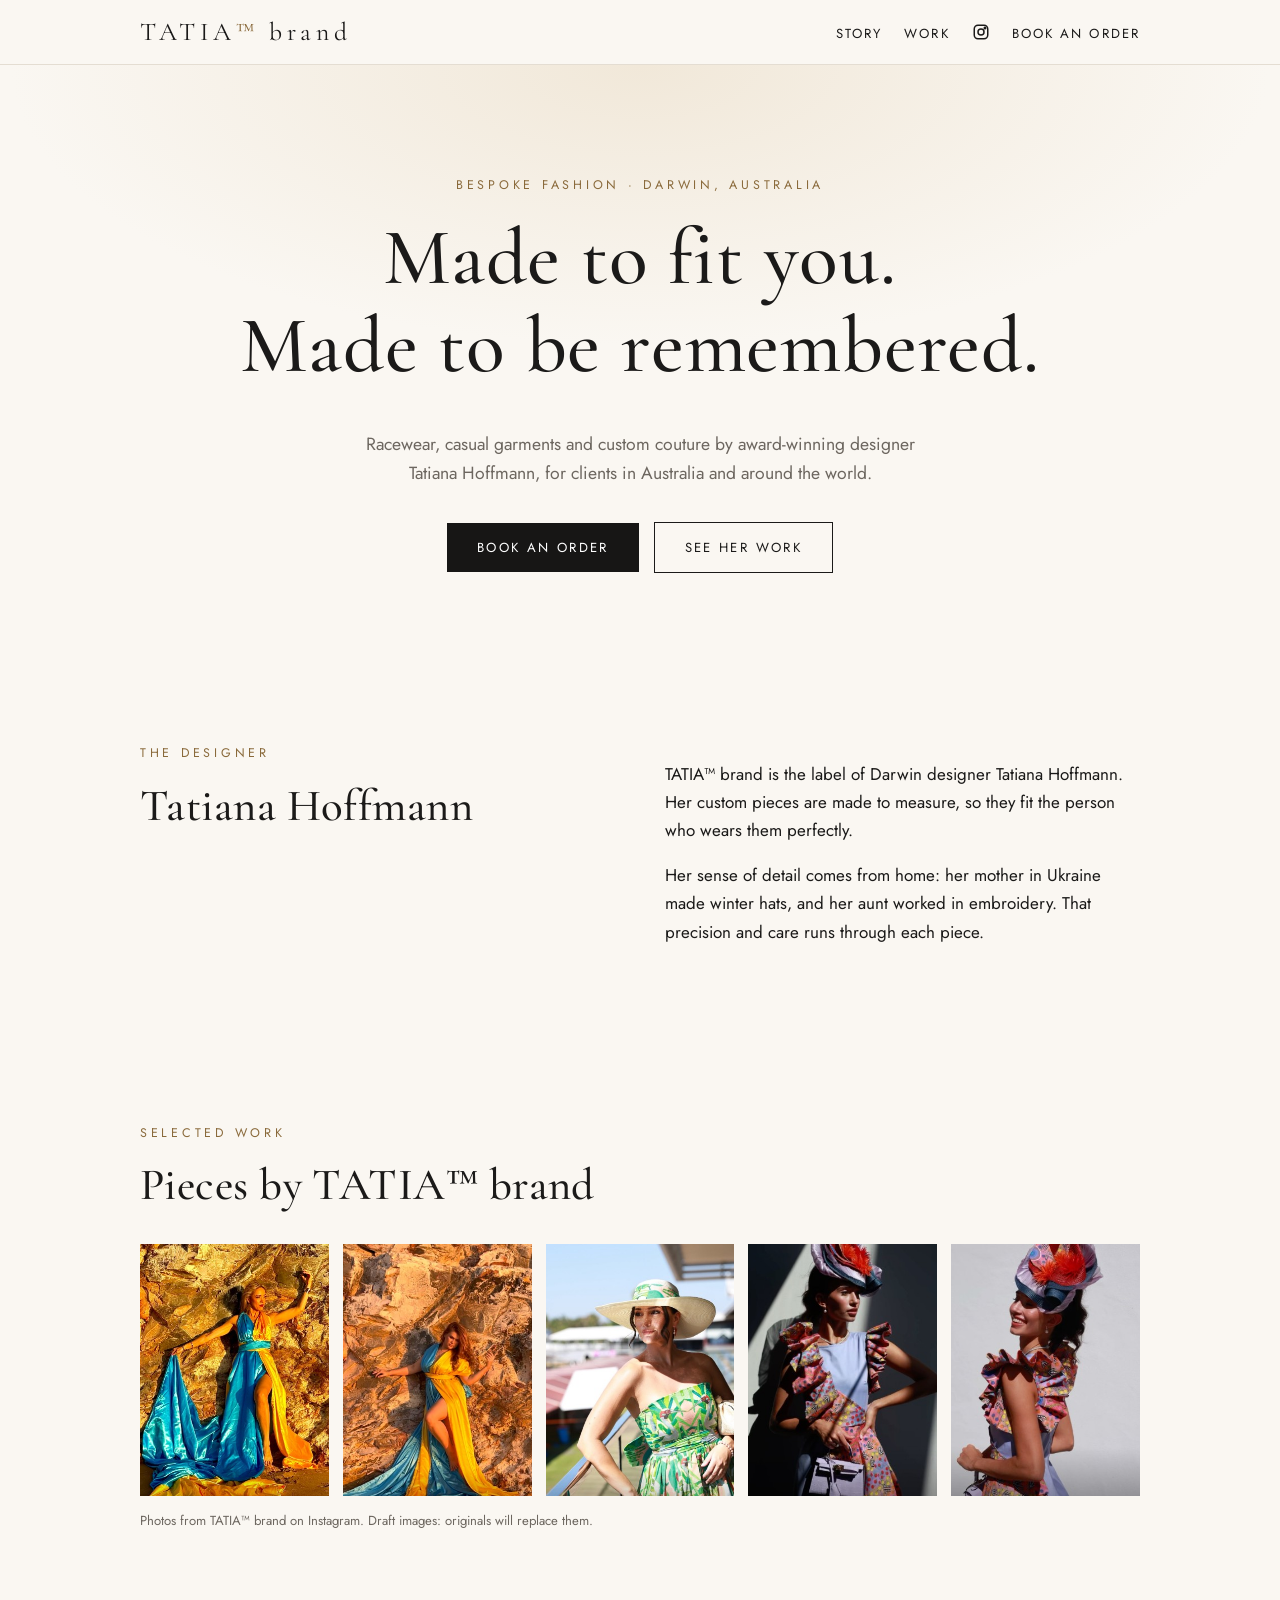
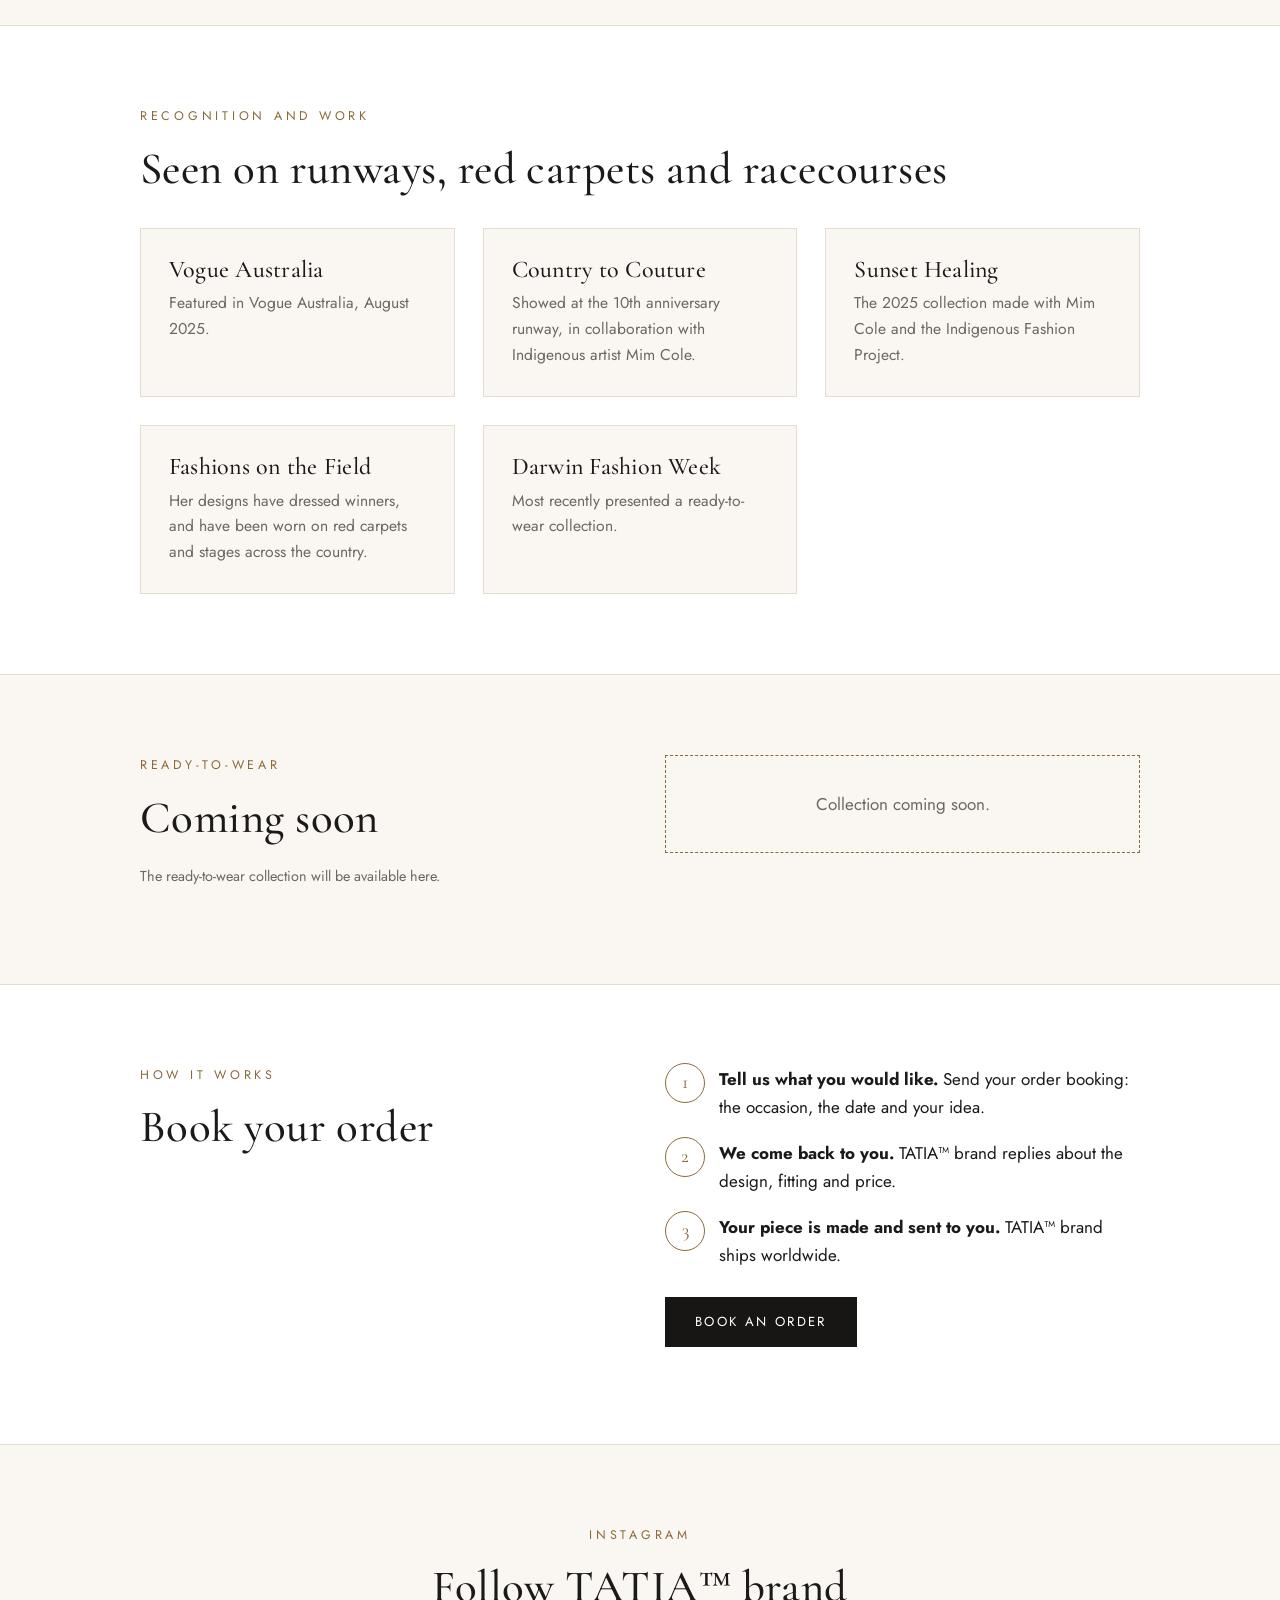
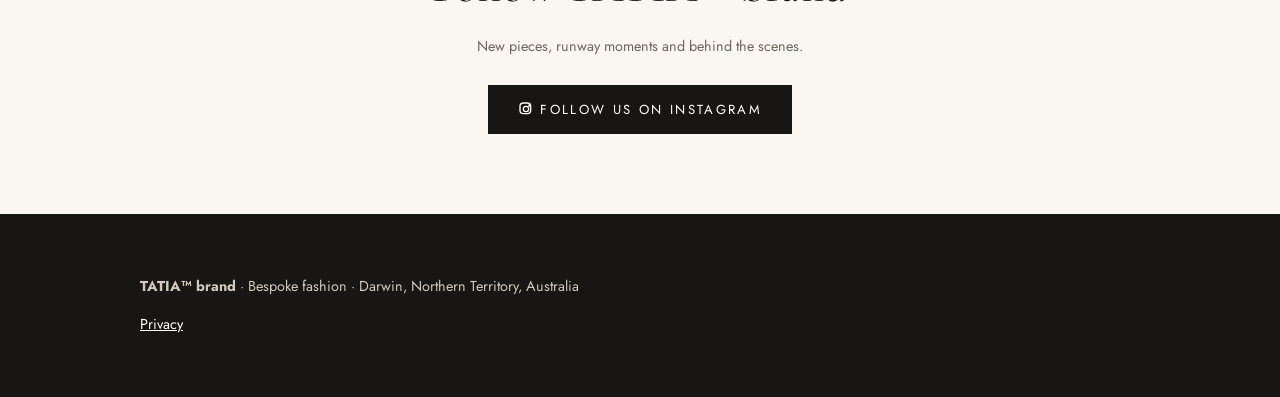
<file: index.html>
<!doctype html>
<html lang="en-AU"><head>
<meta charset="utf-8"><meta name="viewport" content="width=device-width,initial-scale=1"><meta name="robots" content="noindex">
<title>TATIA™ brand — Bespoke fashion from Darwin</title>
<meta name="description" content="Bespoke, made-to-fit garments by Darwin designer Tatiana Hoffmann.">
<link rel="icon" href="favicon.svg" type="image/svg+xml">
<meta property="og:type" content="website"><meta property="og:site_name" content="TATIA™ brand">
<meta property="og:title" content="TATIA™ brand — Bespoke fashion from Darwin"><meta property="og:description" content="Racewear, casual garments and custom couture by Darwin designer Tatiana Hoffmann. We ship worldwide.">
<meta property="og:url" content="https://thetroygar.github.io/tatia-preview/"><meta property="og:image" content="https://thetroygar.github.io/tatia-preview/og.jpg"><meta property="og:image:width" content="1200"><meta property="og:image:height" content="630">
<meta name="twitter:card" content="summary_large_image">
<link rel="preconnect" href="https://fonts.googleapis.com"><link rel="preconnect" href="https://fonts.gstatic.com" crossorigin>
<link href="https://fonts.googleapis.com/css2?family=Cormorant+Garamond:wght@400;500;600&family=Jost:wght@300;400;500&display=swap" rel="stylesheet">
<link rel="stylesheet" href="style.css">
</head><body>
<header class="nav"><div class="wrap"><a class="logo" href="index.html">TATIA<span>™</span> brand</a><nav><a href="index.html#story">Story</a><a href="index.html#looks">Work</a><a href="https://www.instagram.com/tatia.brand" target="_blank" rel="noopener" aria-label="Instagram" title="Instagram"><svg width="18" height="18" viewBox="0 0 24 24" fill="none" stroke="currentColor" stroke-width="2" stroke-linecap="round" stroke-linejoin="round" aria-hidden="true" style="vertical-align:-3px"><rect x="3" y="3" width="18" height="18" rx="5"/><circle cx="12" cy="12" r="4"/><circle cx="17.3" cy="6.7" r="1" fill="currentColor"/></svg></a><a href="order.html">Book an order</a></nav></div></header>
<main>
<section class="hero"><div class="wrap">
<div class="kicker">Bespoke fashion · Darwin, Australia</div>
<h1>Made to fit you.<br>Made to be remembered.</h1>
<p class="lead">Racewear, casual garments and custom couture by award-winning designer Tatiana Hoffmann, for clients in Australia and around the world.</p>
<a class="btn" href="order.html">Book an order</a> &nbsp; <a class="btn ghost" href="#looks">See her work</a>
</div></section>

<section id="story"><div class="wrap two">
<div><div class="kicker">The designer</div><h2>Tatiana Hoffmann</h2></div>
<div>
<p>TATIA™ brand is the label of Darwin designer Tatiana Hoffmann. Her custom pieces are made to measure, so they fit the person who wears them perfectly.</p>
<p>Her sense of detail comes from home: her mother in Ukraine made winter hats, and her aunt worked in embroidery. That precision and care runs through each piece.</p>
</div></div></section>

<section id="looks"><div class="wrap">
<div class="kicker">Selected work</div><h2>Pieces by TATIA™ brand</h2>
<div class="gallery">
<img src="img/look-1.jpg" alt="Blue and yellow satin gown on rocks" loading="lazy">
<img src="img/look-2.jpg" alt="Blue and yellow satin gown, full length" loading="lazy">
<img src="img/look-3.jpg" alt="Green tropical print strapless dress with a wide-brim hat" loading="lazy">
<img src="img/look-4.jpg" alt="Lavender dress with printed ruffles and a floral headpiece" loading="lazy">
<img src="img/look-5.jpg" alt="Lavender dress with printed ruffles, side view" loading="lazy">
</div>
<p class="credit">Photos from TATIA™ brand on Instagram. Draft images: originals will replace them.</p>
</div></section>

<section class="alt" id="work"><div class="wrap">
<div class="kicker">Recognition and work</div><h2>Seen on runways, red carpets and racecourses</h2>
<div class="grid" style="margin-top:34px">
<div class="card"><h3>Vogue Australia</h3><p>Featured in Vogue Australia, August 2025.</p></div>
<div class="card"><h3>Country to Couture</h3><p>Showed at the 10th anniversary runway, in collaboration with Indigenous artist Mim Cole.</p></div>
<div class="card"><h3>Sunset Healing</h3><p>The 2025 collection made with Mim Cole and the Indigenous Fashion Project.</p></div>
<div class="card"><h3>Fashions on the Field</h3><p>Her designs have dressed winners, and have been worn on red carpets and stages across the country.</p></div>
<div class="card"><h3>Darwin Fashion Week</h3><p>Most recently presented a ready-to-wear collection.</p></div>
</div></div></section>

<section><div class="wrap two">
<div><div class="kicker">Ready-to-wear</div><h2>Coming soon</h2><p class="note">The ready-to-wear collection will be available here.</p></div>
<div class="soon">Collection coming soon.</div>
</div></section>

<section class="alt"><div class="wrap two">
<div><div class="kicker">How it works</div><h2>Book your order</h2></div>
<div>
<ol class="steps">
<li><strong>Tell us what you would like.</strong> Send your order booking: the occasion, the date and your idea.</li>
<li><strong>We come back to you.</strong> TATIA™ brand replies about the design, fitting and price.</li>
<li><strong>Your piece is made and sent to you.</strong> TATIA™ brand ships worldwide.</li>
</ol>
<p style="margin-top:28px"><a class="btn" href="order.html">Book an order</a></p>
</div></div></section>
<section><div class="wrap" style="text-align:center">
<div class="kicker">Instagram</div><h2>Follow TATIA™ brand</h2>
<p class="note" style="max-width:480px;margin:0 auto 26px">New pieces, runway moments and behind the scenes.</p>
<a class="btn" href="https://www.instagram.com/tatia.brand" target="_blank" rel="noopener"><svg width="16" height="16" viewBox="0 0 24 24" fill="none" stroke="currentColor" stroke-width="2" stroke-linecap="round" stroke-linejoin="round" aria-hidden="true" style="vertical-align:-3px"><rect x="3" y="3" width="16" height="16" rx="5"/><circle cx="12" cy="12" r="4"/><circle cx="17.3" cy="6.7" r="1" fill="currentColor"/></svg> Follow us on Instagram</a>
</div></section>
</main>
<footer><div class="wrap"><p><strong>TATIA™ brand</strong> · Bespoke fashion · Darwin, Northern Territory, Australia</p><p><a href="privacy.html">Privacy</a></p></div></footer>
</body></html>
</file>
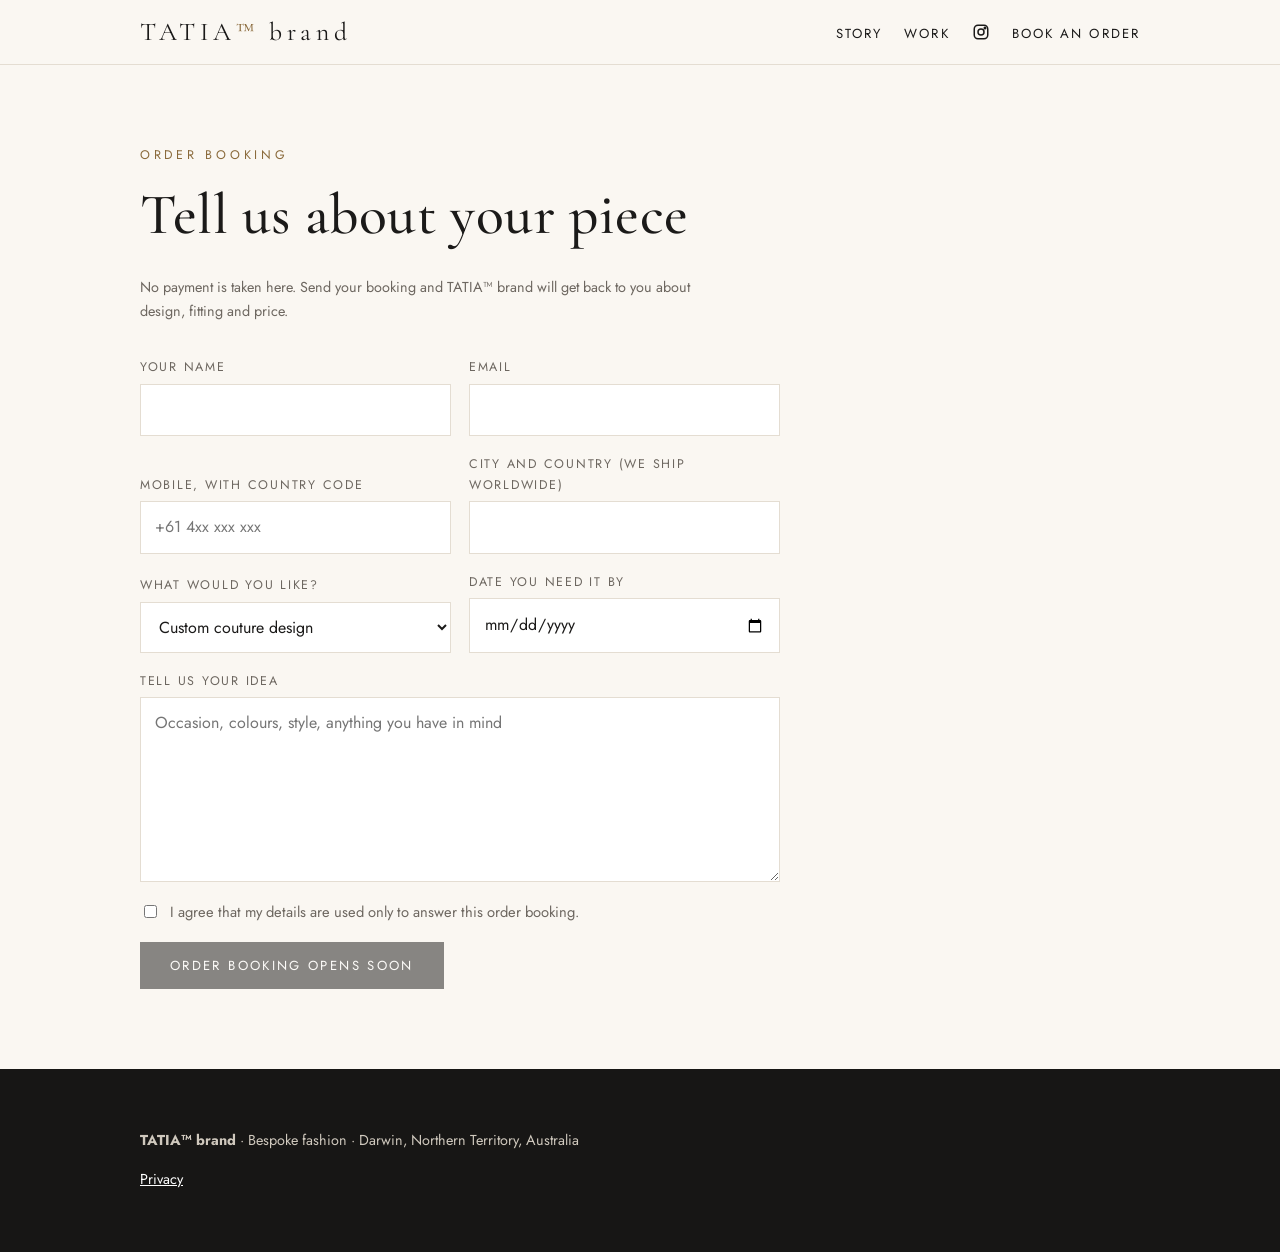
<file: order.html>
<!doctype html>
<html lang="en-AU"><head>
<meta charset="utf-8"><meta name="viewport" content="width=device-width,initial-scale=1"><meta name="robots" content="noindex">
<title>Book an order — TATIA™ brand</title>
<meta name="description" content="Book a made-to-measure order with TATIA™ brand.">
<link rel="icon" href="favicon.svg" type="image/svg+xml">
<meta property="og:type" content="website"><meta property="og:site_name" content="TATIA™ brand">
<meta property="og:title" content="Book an order — TATIA™ brand"><meta property="og:description" content="Book a made-to-measure order with TATIA™ brand by Instagram message.">
<meta property="og:url" content="https://thetroygar.github.io/tatia-preview/order.html"><meta property="og:image" content="https://thetroygar.github.io/tatia-preview/og.jpg"><meta property="og:image:width" content="1200"><meta property="og:image:height" content="630">
<meta name="twitter:card" content="summary_large_image">
<link rel="preconnect" href="https://fonts.googleapis.com"><link rel="preconnect" href="https://fonts.gstatic.com" crossorigin>
<link href="https://fonts.googleapis.com/css2?family=Cormorant+Garamond:wght@400;500;600&family=Jost:wght@300;400;500&display=swap" rel="stylesheet">
<link rel="stylesheet" href="style.css">
</head><body>
<header class="nav"><div class="wrap"><a class="logo" href="index.html">TATIA<span>™</span> brand</a><nav><a href="index.html#story">Story</a><a href="index.html#looks">Work</a><a href="https://www.instagram.com/tatia.brand" target="_blank" rel="noopener" aria-label="Instagram" title="Instagram"><svg width="18" height="18" viewBox="0 0 24 24" fill="none" stroke="currentColor" stroke-width="2" stroke-linecap="round" stroke-linejoin="round" aria-hidden="true" style="vertical-align:-3px"><rect x="3" y="3" width="18" height="18" rx="5"/><circle cx="12" cy="12" r="4"/><circle cx="17.3" cy="6.7" r="1" fill="currentColor"/></svg></a><a href="order.html">Book an order</a></nav></div></header>
<main><section><div class="wrap">
<div class="kicker">Order booking</div>
<h1 style="font-size:clamp(2.2rem,5vw,3.6rem)">Tell us about your piece</h1>
<p class="note" style="max-width:560px;margin-bottom:34px">No payment is taken here. Send your booking and TATIA™ brand will get back to you about design, fitting and price.</p>
<form id="f" novalidate>
<div class="row"><label>Your name<input name="name" required maxlength="100" autocomplete="name"></label>
<label>Email<input name="email" type="email" required maxlength="200" autocomplete="email"></label></div>
<div class="row"><label>Mobile, with country code<input name="phone" type="tel" required maxlength="40" autocomplete="tel" placeholder="+61 4xx xxx xxx"></label>
<label>City and country (we ship worldwide)<input name="place" required maxlength="120" autocomplete="address-level2"></label></div>
<div class="row"><label>What would you like?<select name="kind"><option>Custom couture design</option><option>Racewear</option><option>Casual garment</option><option>Collaboration</option><option>Something else</option></select></label>
<label>Date you need it by<input name="needby" type="date"></label></div>
<label>Tell us your idea<textarea name="idea" rows="6" required maxlength="3000" placeholder="Occasion, colours, style, anything you have in mind"></textarea></label>
<div class="hp" aria-hidden="true"><label>Website<input name="website" tabindex="-1" autocomplete="off"></label></div>
<label class="check"><input type="checkbox" name="ok" required> I agree that my details are used only to answer this order booking.</label>
<div><button class="btn" id="go" type="submit">Send order booking</button></div>
<div id="msg" role="status"></div>
</form>
</div></section></main>
<footer><div class="wrap"><p><strong>TATIA™ brand</strong> · Bespoke fashion · Darwin, Northern Territory, Australia</p><p><a href="privacy.html">Privacy</a></p></div></footer>
<script src="config.js"></script><script src="order.js"></script>
</body></html>
</file>
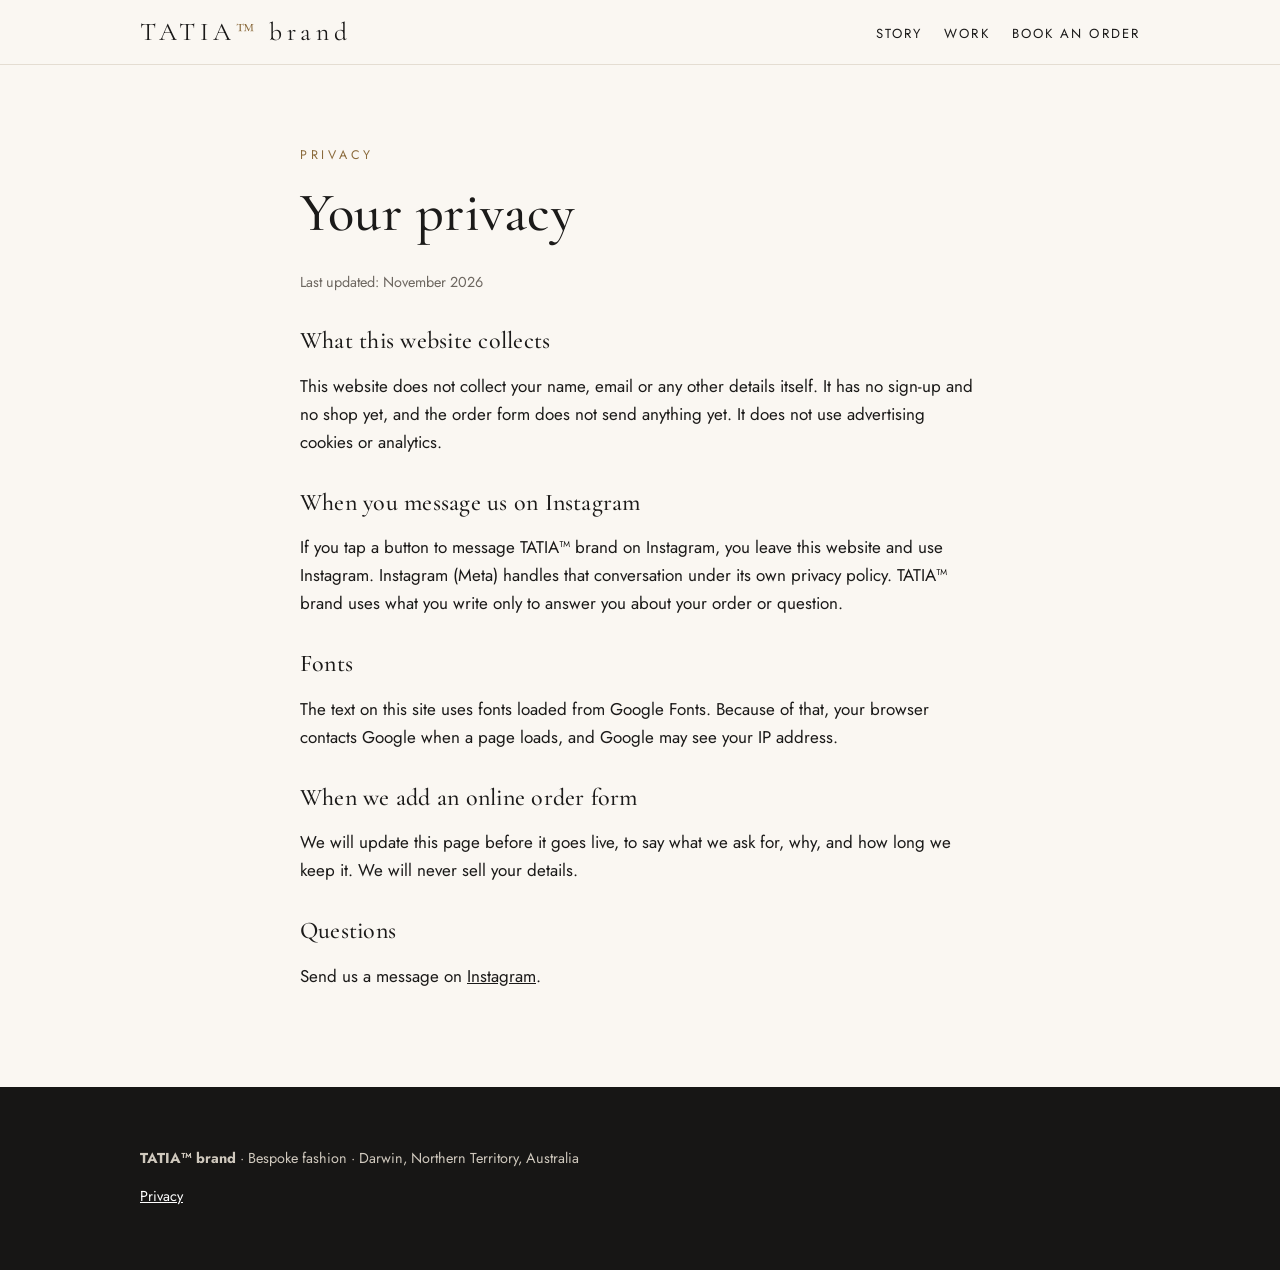
<file: privacy.html>
<!doctype html>
<html lang="en-AU"><head>
<meta charset="utf-8"><meta name="viewport" content="width=device-width,initial-scale=1"><meta name="robots" content="noindex">
<title>Privacy — TATIA™ brand</title>
<link rel="icon" href="favicon.svg" type="image/svg+xml">
<link rel="preconnect" href="https://fonts.googleapis.com"><link rel="preconnect" href="https://fonts.gstatic.com" crossorigin>
<link href="https://fonts.googleapis.com/css2?family=Cormorant+Garamond:wght@400;500;600&family=Jost:wght@300;400;500&display=swap" rel="stylesheet">
<link rel="stylesheet" href="style.css">
</head><body>
<header class="nav"><div class="wrap"><a class="logo" href="index.html">TATIA<span>™</span> brand</a><nav><a href="index.html#story">Story</a><a href="index.html#looks">Work</a><a href="order.html">Book an order</a></nav></div></header>
<main><section><div class="wrap" style="max-width:720px">
<div class="kicker">Privacy</div>
<h1 style="font-size:clamp(2.2rem,5vw,3.4rem)">Your privacy</h1>
<p class="note">Last updated: November 2026</p>

<h3 style="margin-top:34px">What this website collects</h3>
<p>This website does not collect your name, email or any other details itself. It has no sign-up and no shop yet, and the order form does not send anything yet. It does not use advertising cookies or analytics.</p>

<h3 style="margin-top:34px">When you message us on Instagram</h3>
<p>If you tap a button to message TATIA™ brand on Instagram, you leave this website and use Instagram. Instagram (Meta) handles that conversation under its own privacy policy. TATIA™ brand uses what you write only to answer you about your order or question.</p>

<h3 style="margin-top:34px">Fonts</h3>
<p>The text on this site uses fonts loaded from Google Fonts. Because of that, your browser contacts Google when a page loads, and Google may see your IP address.</p>

<h3 style="margin-top:34px">When we add an online order form</h3>
<p>We will update this page before it goes live, to say what we ask for, why, and how long we keep it. We will never sell your details.</p>

<h3 style="margin-top:34px">Questions</h3>
<p>Send us a message on <a href="https://www.instagram.com/tatia.brand" target="_blank" rel="noopener">Instagram</a>.</p>
</div></section></main>
<footer><div class="wrap"><p><strong>TATIA™ brand</strong> · Bespoke fashion · Darwin, Northern Territory, Australia</p><p><a href="privacy.html">Privacy</a></p></div></footer>
</body></html>
</file>
<file: style.css>
:root{--bg:#faf7f2;--ink:#1b1a19;--mute:#6d6760;--line:#e4ddd2;--accent:#8a6a3b;--dark:#171615}
*{box-sizing:border-box}html,body{margin:0;overflow-x:clip}
body{background:var(--bg);color:var(--ink);font:17px/1.65 "Jost","Helvetica Neue",Arial,sans-serif}
h1,h2,h3{font-family:"Cormorant Garamond",Georgia,serif;font-weight:500;letter-spacing:.01em;line-height:1.1;margin:0 0 .5em}
h1{font-size:clamp(2.6rem,7vw,5rem)}h2{font-size:clamp(1.8rem,4vw,2.8rem)}h3{font-size:1.5rem}
a{color:inherit}
.wrap{max-width:1040px;margin:0 auto;padding:0 20px}
header.nav{position:sticky;top:0;z-index:5;background:rgba(250,247,242,.92);backdrop-filter:blur(8px);border-bottom:1px solid var(--line)}
.nav .wrap{display:flex;align-items:center;justify-content:space-between;height:64px}
.logo{font-family:"Cormorant Garamond",Georgia,serif;font-size:1.6rem;letter-spacing:.18em;text-decoration:none}
.logo span{color:var(--accent)}
.nav nav a{margin-left:22px;text-decoration:none;font-size:.82rem;letter-spacing:.16em;text-transform:uppercase}
.btn{display:inline-block;background:var(--dark);color:#fff;padding:14px 30px;text-decoration:none;font-size:.82rem;letter-spacing:.18em;text-transform:uppercase;border:0;cursor:pointer;font-family:inherit}
.btn:hover{background:var(--accent)}.btn[disabled]{opacity:.5;cursor:not-allowed}
.btn.ghost{background:transparent;color:var(--ink);border:1px solid var(--ink)}
.hero{padding:110px 0 90px;text-align:center;background:radial-gradient(900px 400px at 50% 0,#f1e8d9,transparent 70%)}
.kicker{font-size:.78rem;letter-spacing:.3em;text-transform:uppercase;color:var(--accent);margin-bottom:18px}
.hero p.lead{max-width:560px;margin:0 auto 34px;color:var(--mute);font-size:1.1rem}
section{padding:80px 0}
section.alt{background:#fff;border-top:1px solid var(--line);border-bottom:1px solid var(--line)}
.grid{display:grid;grid-template-columns:repeat(auto-fit,minmax(240px,1fr));gap:28px}
.card{border:1px solid var(--line);padding:28px;background:var(--bg)}
.card h3{margin-bottom:.3em}.card p{margin:0;color:var(--mute);font-size:.98rem}
.two{display:grid;grid-template-columns:1fr 1fr;gap:50px;align-items:start}
@media(max-width:760px){.two{grid-template-columns:1fr;gap:24px}.nav nav a{margin-left:14px;font-size:.7rem}section{padding:56px 0}.hero{padding:70px 0 56px}}
.soon{border:1px dashed var(--accent);padding:34px;text-align:center;color:var(--mute)}
.steps{counter-reset:s;list-style:none;padding:0;margin:0;display:grid;gap:18px}
.steps li{counter-increment:s;padding-left:54px;position:relative}
.steps li:before{content:counter(s);position:absolute;left:0;top:-2px;width:38px;height:38px;border:1px solid var(--accent);color:var(--accent);border-radius:50%;display:grid;place-items:center;font-family:"Cormorant Garamond",Georgia,serif;font-size:1.2rem}
footer{background:var(--dark);color:#cfc8bd;padding:46px 0;font-size:.9rem}
footer a{color:#fff}
form{display:grid;gap:18px;max-width:640px}
label{display:grid;gap:6px;font-size:.78rem;letter-spacing:.14em;text-transform:uppercase;color:var(--mute)}
input,select,textarea{font:inherit;font-size:1rem;letter-spacing:0;text-transform:none;color:var(--ink);padding:12px 14px;border:1px solid var(--line);background:#fff;border-radius:0;width:100%}
input:focus,select:focus,textarea:focus{outline:2px solid var(--accent);outline-offset:0}
.row{display:grid;grid-template-columns:1fr 1fr;gap:18px}@media(max-width:600px){.row{grid-template-columns:1fr}}
.hp{position:absolute;left:-9999px;height:0;overflow:hidden}
.check{display:flex;gap:10px;align-items:flex-start;text-transform:none;letter-spacing:0;font-size:.92rem}
.check input{width:auto;margin-top:5px}
.note{font-size:.9rem;color:var(--mute)}
#msg{padding:14px;border:1px solid var(--line);background:#fff;display:none}
form{grid-template-columns:minmax(0,1fr)}label{min-width:0}
@media(max-width:600px){.row{grid-template-columns:minmax(0,1fr)}.nav .wrap{height:auto;padding-top:10px;padding-bottom:10px;flex-wrap:wrap;gap:6px}.nav nav a:first-child{margin-left:0}}
.gallery{display:grid;grid-template-columns:repeat(auto-fit,minmax(200px,1fr));gap:14px;margin-top:34px}
.gallery img{width:100%;aspect-ratio:3/4;object-fit:cover;display:block;background:#e9e2d6}
.credit{margin-top:14px;font-size:.82rem;color:var(--mute)}
.gallery img{object-position:center 18%}
.gallery{grid-template-columns:repeat(5,1fr)}
@media(max-width:900px){.gallery{grid-template-columns:repeat(2,1fr)}}
.row{align-items:end}
</file>
